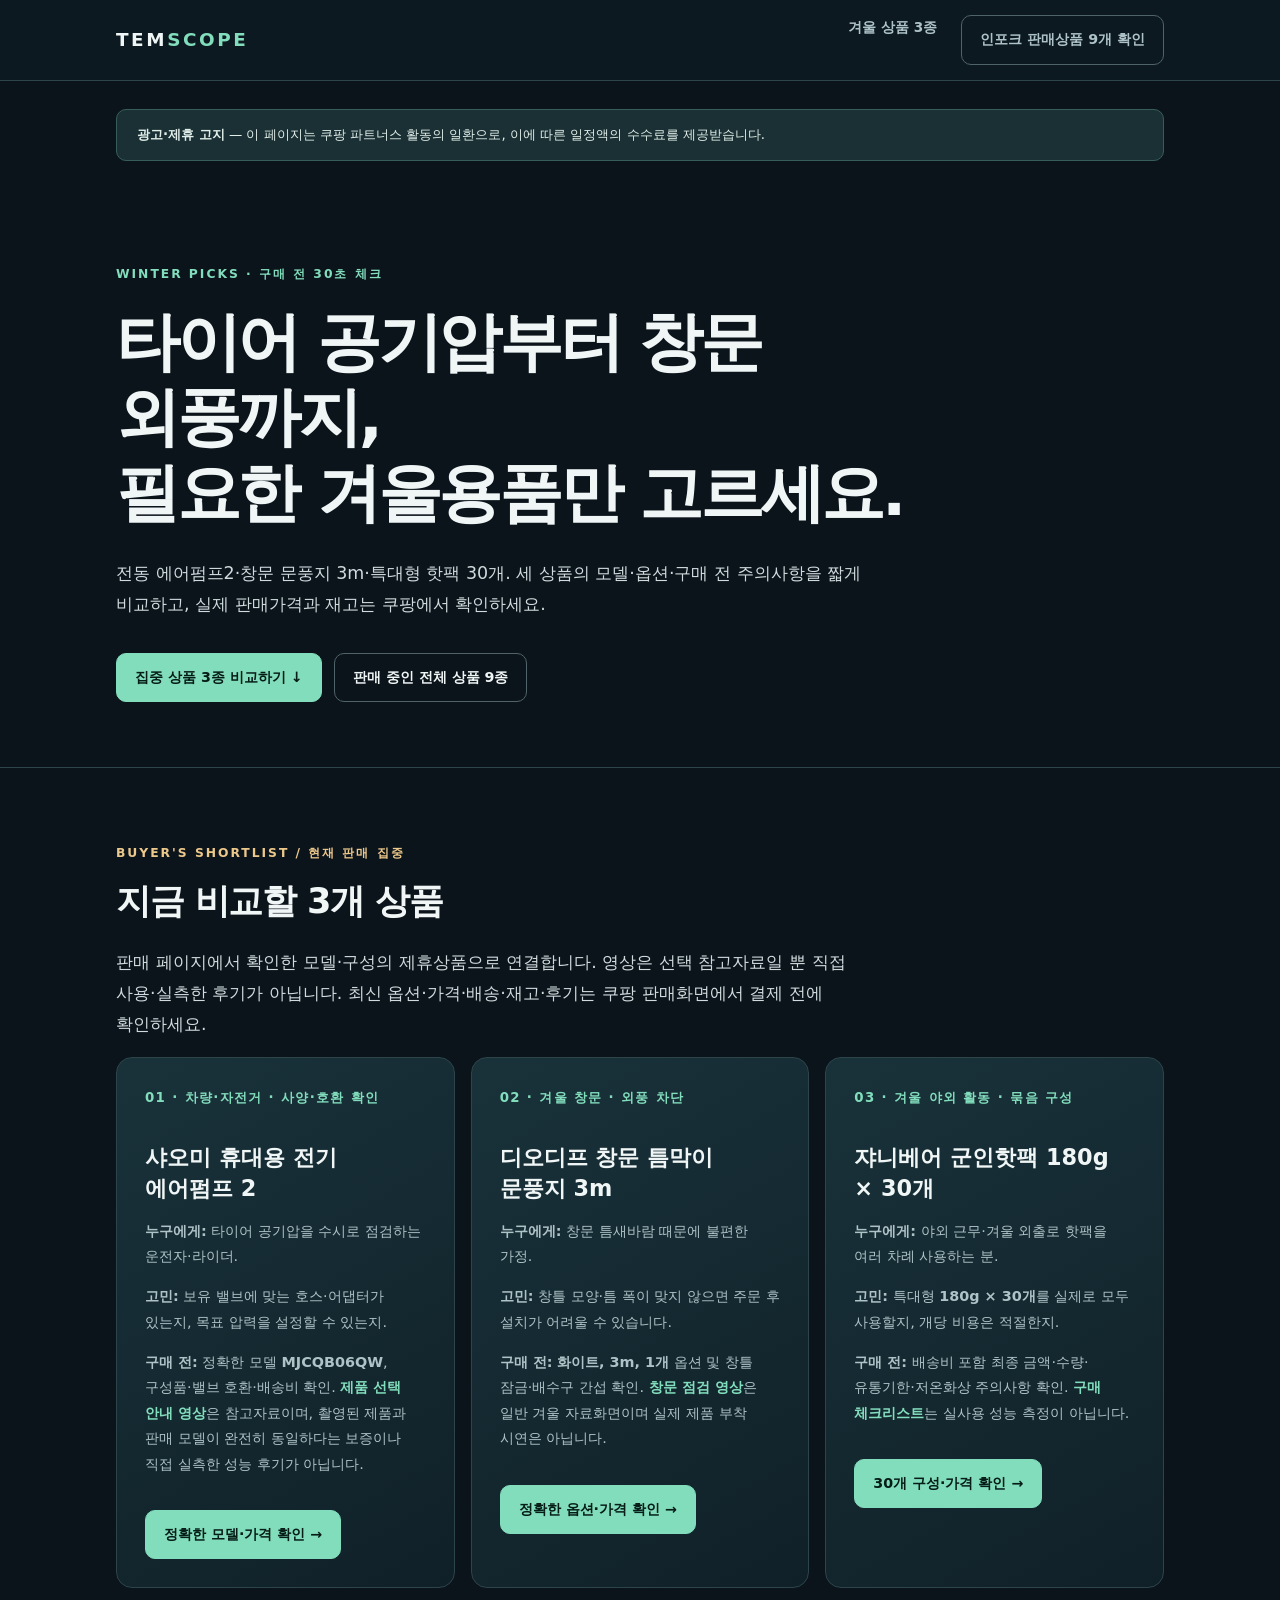
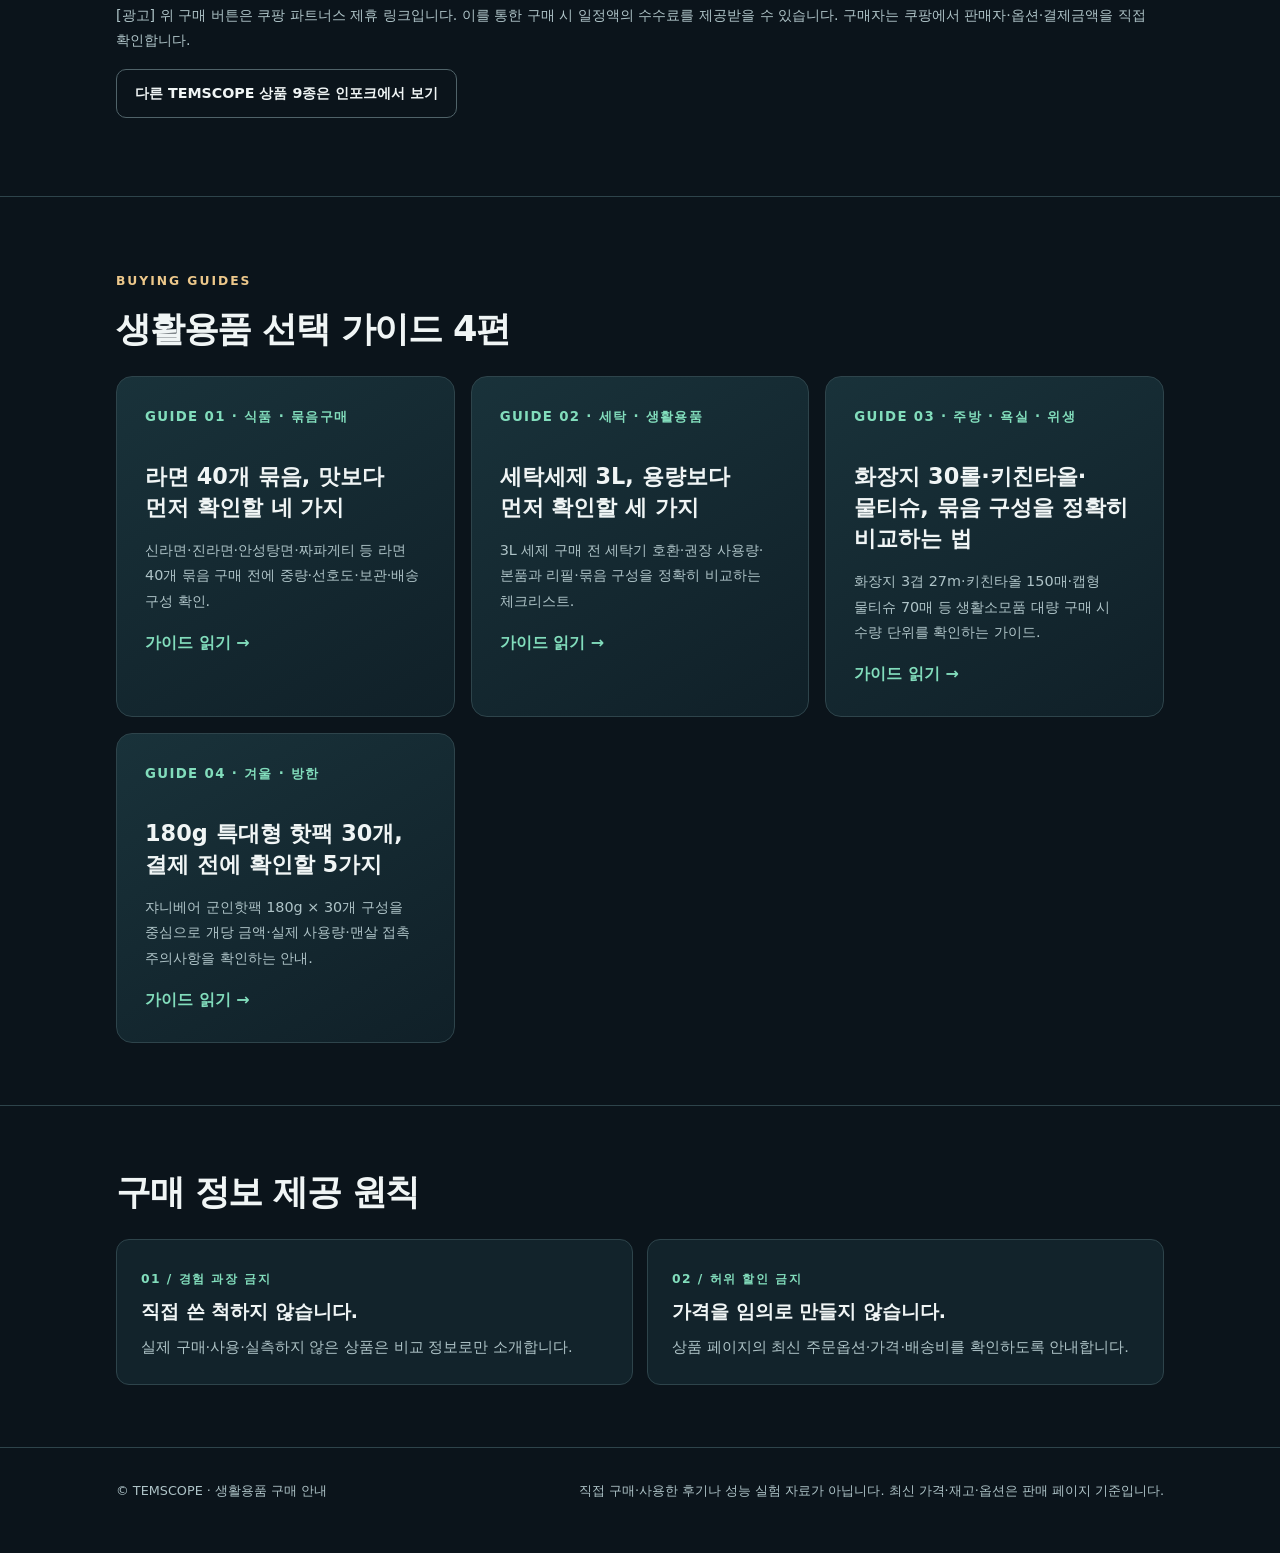
<file: index.html>
<!doctype html><html lang="ko"><head><meta charset="utf-8"><meta name="viewport" content="width=device-width, initial-scale=1"><meta name="theme-color" content="#0b141b"><meta name="robots" content="index,follow"><title>생활용품 구매 전 확인하는 실용 가이드 | TEMSCOPE</title><meta name="description" content="샤오미 전동 에어펌프2·디오디프 창문 문풍지 3m·쟈니베어 특대형 핫팩 180g 30개. 겨울 필수품 3종의 옵션·호환·가격을 구매 전 확인하세요. 쿠팡 파트너스 제휴 안내입니다."><link rel="stylesheet" href="styles.css"></head><body><a class="skip" href="#content">본문 바로가기</a><header class="top"><div class="wrap head"><a class="logo" href="index.html">TEM<em>SCOPE</em></a><nav><a href="#focus-buy">겨울 상품 3종</a><a class="btn" href="https://link.inpock.co.kr/temscope" rel="nofollow sponsored noopener" target="_blank">인포크 판매상품 9개 확인</a></nav></div></header><main id="content"><div class="wrap"><p class="legal"><strong>광고·제휴 고지</strong> — 이 페이지는 쿠팡 파트너스 활동의 일환으로, 이에 따른 일정액의 수수료를 제공받습니다.</p><section class="hero"><p class="label">WINTER PICKS · 구매 전 30초 체크</p><h1>타이어 공기압부터 창문 외풍까지,<br>필요한 겨울용품만 고르세요.</h1><p class="intro">전동 에어펌프2·창문 문풍지 3m·특대형 핫팩 30개. 세 상품의 모델·옵션·구매 전 주의사항을 짧게 비교하고, 실제 판매가격과 재고는 쿠팡에서 확인하세요.</p><div class="actions"><a class="btn primary" href="#focus-buy">집중 상품 3종 비교하기 ↓</a><a class="btn" href="https://link.inpock.co.kr/temscope" rel="nofollow sponsored noopener" target="_blank">판매 중인 전체 상품 9종</a></div></section></div><section class="block" id="focus-buy"><div class="wrap"><p class="label sep">BUYER'S SHORTLIST / 현재 판매 집중</p><h2>지금 비교할 3개 상품</h2><p class="intro">판매 페이지에서 확인한 모델·구성의 제휴상품으로 연결합니다. 영상은 선택 참고자료일 뿐 직접 사용·실측한 후기가 아닙니다. 최신 옵션·가격·배송·재고·후기는 쿠팡 판매화면에서 결제 전에 확인하세요.</p><div class="cards"><article class="tile"><small>01 · 차량·자전거 · 사양·호환 확인</small><h3>샤오미 휴대용 전기 에어펌프 2</h3><p><strong>누구에게:</strong> 타이어 공기압을 수시로 점검하는 운전자·라이더.</p><p><strong>고민:</strong> 보유 밸브에 맞는 호스·어댑터가 있는지, 목표 압력을 설정할 수 있는지.</p><p><strong>구매 전:</strong> 정확한 모델 <b>MJCQB06QW</b>, 구성품·밸브 호환·배송비 확인. <a href="https://www.youtube.com/shorts/FG68WcLOpgM" target="_blank" rel="noopener">제품 선택 안내 영상</a>은 참고자료이며, 촬영된 제품과 판매 모델이 완전히 동일하다는 보증이나 직접 실측한 성능 후기가 아닙니다.</p><div class="actions"><a class="btn primary" href="https://link.coupang.com/a/iotw8U98cC" target="_blank" rel="sponsored nofollow noopener noreferrer">정확한 모델·가격 확인 →</a></div></article><article class="tile"><small>02 · 겨울 창문 · 외풍 차단</small><h3>디오디프 창문 틈막이 문풍지 3m</h3><p><strong>누구에게:</strong> 창문 틈새바람 때문에 불편한 가정.</p><p><strong>고민:</strong> 창틀 모양·틈 폭이 맞지 않으면 주문 후 설치가 어려울 수 있습니다.</p><p><strong>구매 전:</strong> <b>화이트, 3m, 1개</b> 옵션 및 창틀 잠금·배수구 간섭 확인. <a href="https://www.youtube.com/shorts/RRCDVjAY5kU" target="_blank" rel="noopener">창문 점검 영상</a>은 일반 겨울 자료화면이며 실제 제품 부착 시연은 아닙니다.</p><div class="actions"><a class="btn primary" href="https://link.coupang.com/a/irYObz76Rw" target="_blank" rel="sponsored nofollow noopener noreferrer">정확한 옵션·가격 확인 →</a></div></article><article class="tile"><small>03 · 겨울 야외 활동 · 묶음 구성</small><h3>쟈니베어 군인핫팩 180g × 30개</h3><p><strong>누구에게:</strong> 야외 근무·겨울 외출로 핫팩을 여러 차례 사용하는 분.</p><p><strong>고민:</strong> 특대형 <b>180g × 30개</b>를 실제로 모두 사용할지, 개당 비용은 적절한지.</p><p><strong>구매 전:</strong> 배송비 포함 최종 금액·수량·유통기한·저온화상 주의사항 확인. <a href="handwarmer-180g-30-guide.html">구매 체크리스트</a>는 실사용 성능 측정이 아닙니다.</p><div class="actions"><a class="btn primary" href="https://link.coupang.com/a/itvIbMwRhs" target="_blank" rel="sponsored nofollow noopener noreferrer">30개 구성·가격 확인 →</a></div></article></div><p class="info">[광고] 위 구매 버튼은 쿠팡 파트너스 제휴 링크입니다. 이를 통한 구매 시 일정액의 수수료를 제공받을 수 있습니다. 구매자는 쿠팡에서 판매자·옵션·결제금액을 직접 확인합니다.</p><p><a class="btn" href="https://link.inpock.co.kr/temscope" target="_blank" rel="sponsored nofollow noopener noreferrer">다른 TEMSCOPE 상품 9종은 인포크에서 보기</a></p></div></section><section class="block" id="guides"><div class="wrap"><p class="label sep">BUYING GUIDES</p><h2>생활용품 선택 가이드 4편</h2><div class="cards"><article class="tile"><small>GUIDE 01 · 식품 · 묶음구매</small><h3>라면 40개 묶음, 맛보다 먼저 확인할 네 가지</h3><p>신라면·진라면·안성탕면·짜파게티 등 라면 40개 묶음 구매 전에 중량·선호도·보관·배송 구성 확인.</p><a href="ramen-40-guide.html">가이드 읽기 →</a></article><article class="tile"><small>GUIDE 02 · 세탁 · 생활용품</small><h3>세탁세제 3L, 용량보다 먼저 확인할 세 가지</h3><p>3L 세제 구매 전 세탁기 호환·권장 사용량·본품과 리필·묶음 구성을 정확히 비교하는 체크리스트.</p><a href="detergent-3l-guide.html">가이드 읽기 →</a></article><article class="tile"><small>GUIDE 03 · 주방 · 욕실 · 위생</small><h3>화장지 30롤·키친타올·물티슈, 묶음 구성을 정확히 비교하는 법</h3><p>화장지 3겹 27m·키친타올 150매·캡형 물티슈 70매 등 생활소모품 대량 구매 시 수량 단위를 확인하는 가이드.</p><a href="tissue-bundle-guide.html">가이드 읽기 →</a></article><article class="tile"><small>GUIDE 04 · 겨울 · 방한</small><h3>180g 특대형 핫팩 30개, 결제 전에 확인할 5가지</h3><p>쟈니베어 군인핫팩 180g × 30개 구성을 중심으로 개당 금액·실제 사용량·맨살 접촉 주의사항을 확인하는 안내.</p><a href="handwarmer-180g-30-guide.html">가이드 읽기 →</a></article></div></div></section><section class="block"><div class="wrap"><h2>구매 정보 제공 원칙</h2><div class="grid"><div class="check"><b>01 / 경험 과장 금지</b><h3>직접 쓴 척하지 않습니다.</h3><p>실제 구매·사용·실측하지 않은 상품은 비교 정보로만 소개합니다.</p></div><div class="check"><b>02 / 허위 할인 금지</b><h3>가격을 임의로 만들지 않습니다.</h3><p>상품 페이지의 최신 주문옵션·가격·배송비를 확인하도록 안내합니다.</p></div></div></div></section></main><footer class="foot"><div class="wrap footrow"><span>© TEMSCOPE · 생활용품 구매 안내</span><span>직접 구매·사용한 후기나 성능 실험 자료가 아닙니다. 최신 가격·재고·옵션은 판매 페이지 기준입니다.</span></div></footer></body></html>
</file>
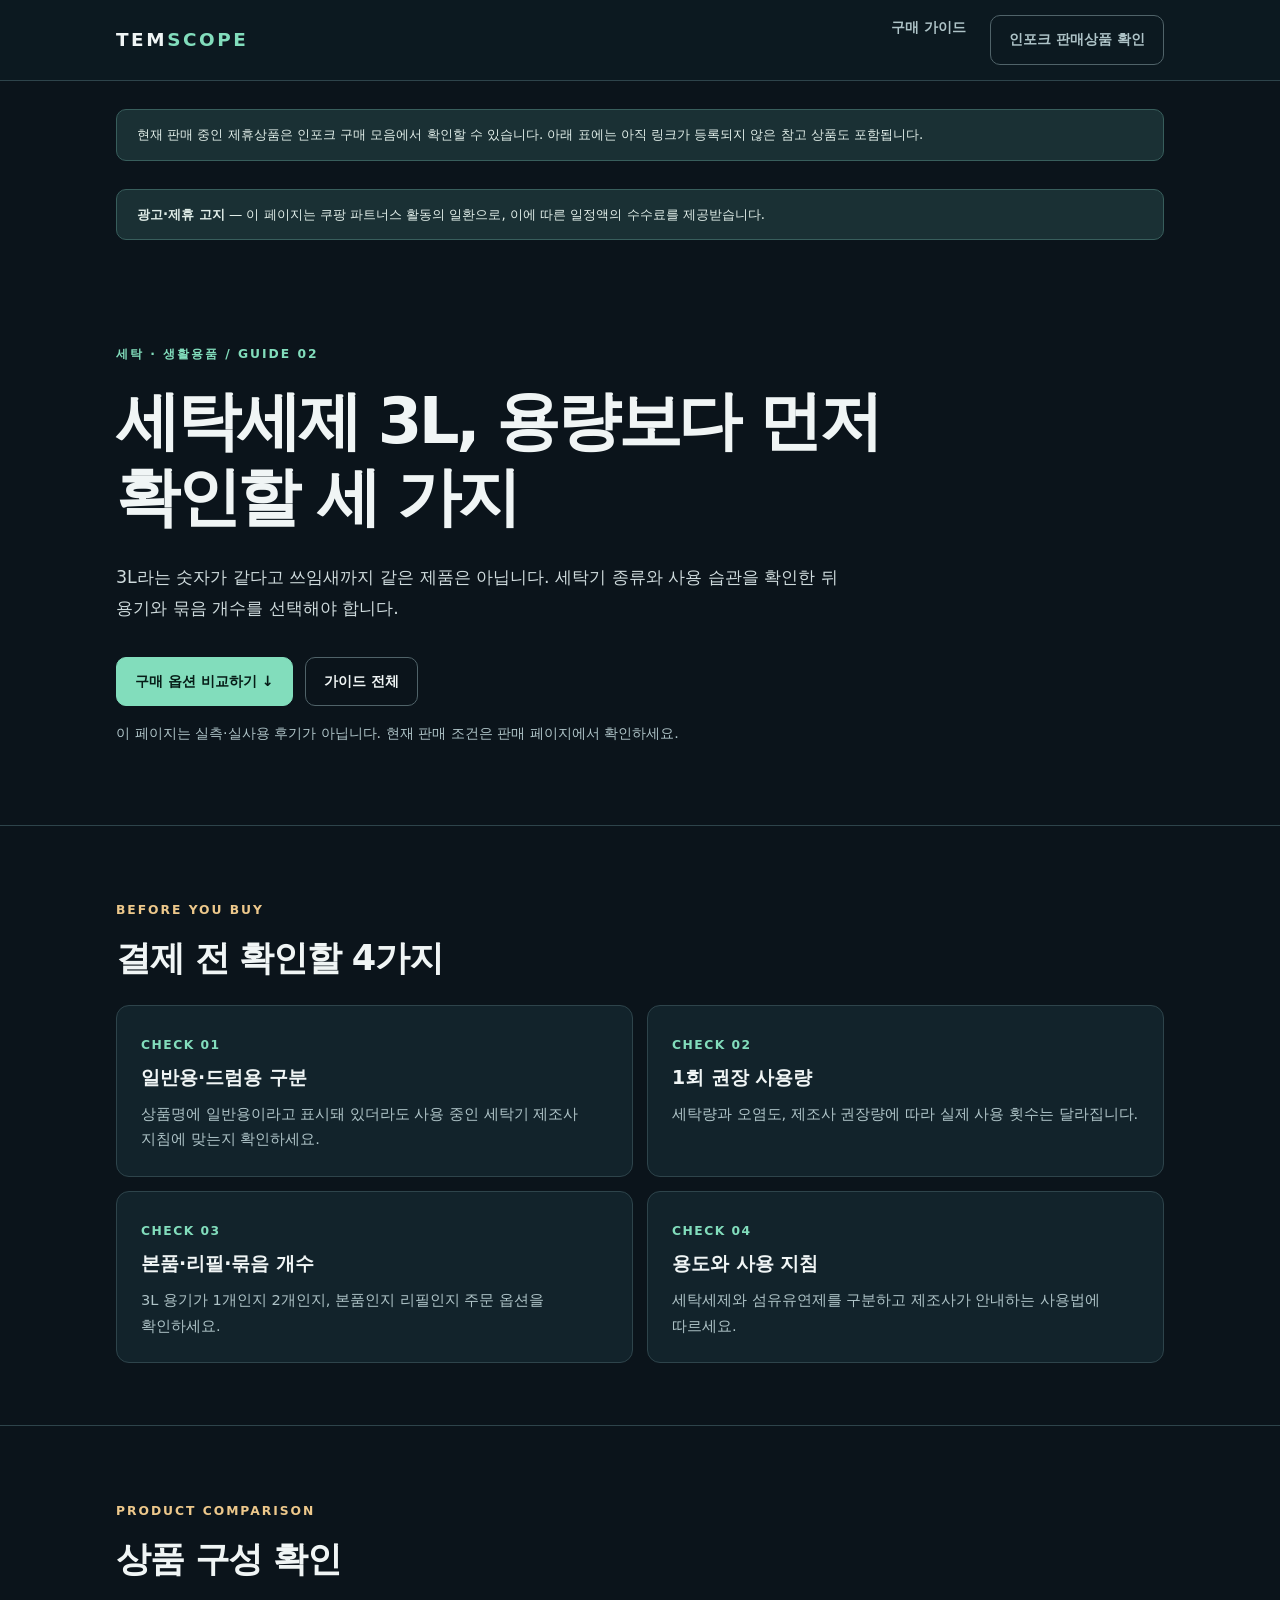
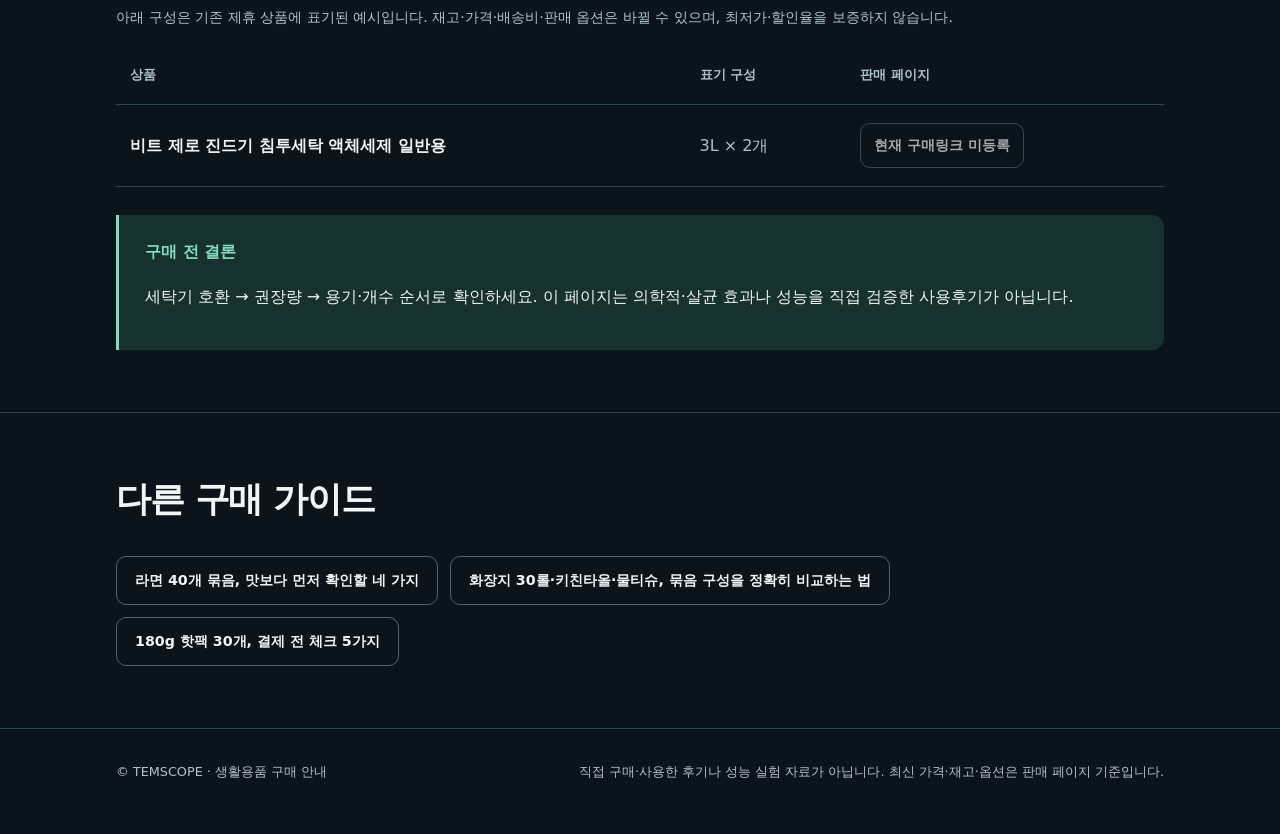
<file: detergent-3l-guide.html>
<!doctype html><html lang="ko"><head><meta charset="utf-8"><meta name="viewport" content="width=device-width, initial-scale=1"><meta name="theme-color" content="#0b141b"><meta name="robots" content="index,follow"><title>세탁세제 3L, 용량보다 먼저 확인할 세 가지 | TEMSCOPE</title><meta name="description" content="3L 세제 구매 전 세탁기 호환·권장 사용량·본품과 리필·묶음 구성을 정확히 비교하는 체크리스트."><link rel="stylesheet" href="styles.css"></head><body><a class="skip" href="#content">본문 바로가기</a><header class="top"><div class="wrap head"><a class="logo" href="index.html">TEM<em>SCOPE</em></a><nav><a href="index.html">구매 가이드</a><a class="btn" href="https://link.inpock.co.kr/temscope" rel="nofollow sponsored noopener" target="_blank">인포크 판매상품 확인</a></nav></div></header><main id="content"><div class="wrap"><p class="legal">현재 판매 중인 제휴상품은 인포크 구매 모음에서 확인할 수 있습니다. 아래 표에는 아직 링크가 등록되지 않은 참고 상품도 포함됩니다.</p></div><div class="wrap"><p class="legal"><strong>광고·제휴 고지</strong> — 이 페이지는 쿠팡 파트너스 활동의 일환으로, 이에 따른 일정액의 수수료를 제공받습니다.</p><section class="hero"><p class="label">세탁 · 생활용품 / GUIDE 02</p><h1>세탁세제 3L, 용량보다 먼저 확인할 세 가지</h1><p class="intro">3L라는 숫자가 같다고 쓰임새까지 같은 제품은 아닙니다. 세탁기 종류와 사용 습관을 확인한 뒤 용기와 묶음 개수를 선택해야 합니다.</p><div class="actions"><a class="btn primary" href="#products">구매 옵션 비교하기 ↓</a><a class="btn" href="index.html">가이드 전체</a></div><p class="info">이 페이지는 실측·실사용 후기가 아닙니다. 현재 판매 조건은 판매 페이지에서 확인하세요.</p></section></div><section class="block"><div class="wrap"><p class="label sep">BEFORE YOU BUY</p><h2>결제 전 확인할 4가지</h2><div class="grid"><div class="check"><b>CHECK 01</b><h3>일반용·드럼용 구분</h3><p>상품명에 일반용이라고 표시돼 있더라도 사용 중인 세탁기 제조사 지침에 맞는지 확인하세요.</p></div><div class="check"><b>CHECK 02</b><h3>1회 권장 사용량</h3><p>세탁량과 오염도, 제조사 권장량에 따라 실제 사용 횟수는 달라집니다.</p></div><div class="check"><b>CHECK 03</b><h3>본품·리필·묶음 개수</h3><p>3L 용기가 1개인지 2개인지, 본품인지 리필인지 주문 옵션을 확인하세요.</p></div><div class="check"><b>CHECK 04</b><h3>용도와 사용 지침</h3><p>세탁세제와 섬유유연제를 구분하고 제조사가 안내하는 사용법에 따르세요.</p></div></div></div></section><section class="block" id="products"><div class="wrap"><p class="label sep">PRODUCT COMPARISON</p><h2>상품 구성 확인</h2><p class="info">아래 구성은 기존 제휴 상품에 표기된 예시입니다. 재고·가격·배송비·판매 옵션은 바뀔 수 있으며, 최저가·할인율을 보증하지 않습니다.</p><table><thead><tr><th>상품</th><th>표기 구성</th><th>판매 페이지</th></tr></thead><tbody><tr><td>비트 제로 진드기 침투세탁 액체세제 일반용</td><td>3L × 2개</td><td><span class="btn disabled" aria-label="현재 이 옵션의 개별 구매 링크는 등록되지 않았습니다.">현재 구매링크 미등록</span></td></tr></tbody></table><div class="note"><strong>구매 전 결론</strong><p>세탁기 호환 → 권장량 → 용기·개수 순서로 확인하세요. 이 페이지는 의학적·살균 효과나 성능을 직접 검증한 사용후기가 아닙니다.</p></div></div></section><section class="block"><div class="wrap"><h2>다른 구매 가이드</h2><div class="actions"><a class="btn" href="ramen-40-guide.html">라면 40개 묶음, 맛보다 먼저 확인할 네 가지</a><a class="btn" href="tissue-bundle-guide.html">화장지 30롤·키친타올·물티슈, 묶음 구성을 정확히 비교하는 법</a><a class="btn" href="handwarmer-180g-30-guide.html">180g 핫팩 30개, 결제 전 체크 5가지</a></div></div></section></main><footer class="foot"><div class="wrap footrow"><span>© TEMSCOPE · 생활용품 구매 안내</span><span>직접 구매·사용한 후기나 성능 실험 자료가 아닙니다. 최신 가격·재고·옵션은 판매 페이지 기준입니다.</span></div></footer></body></html>
</file>
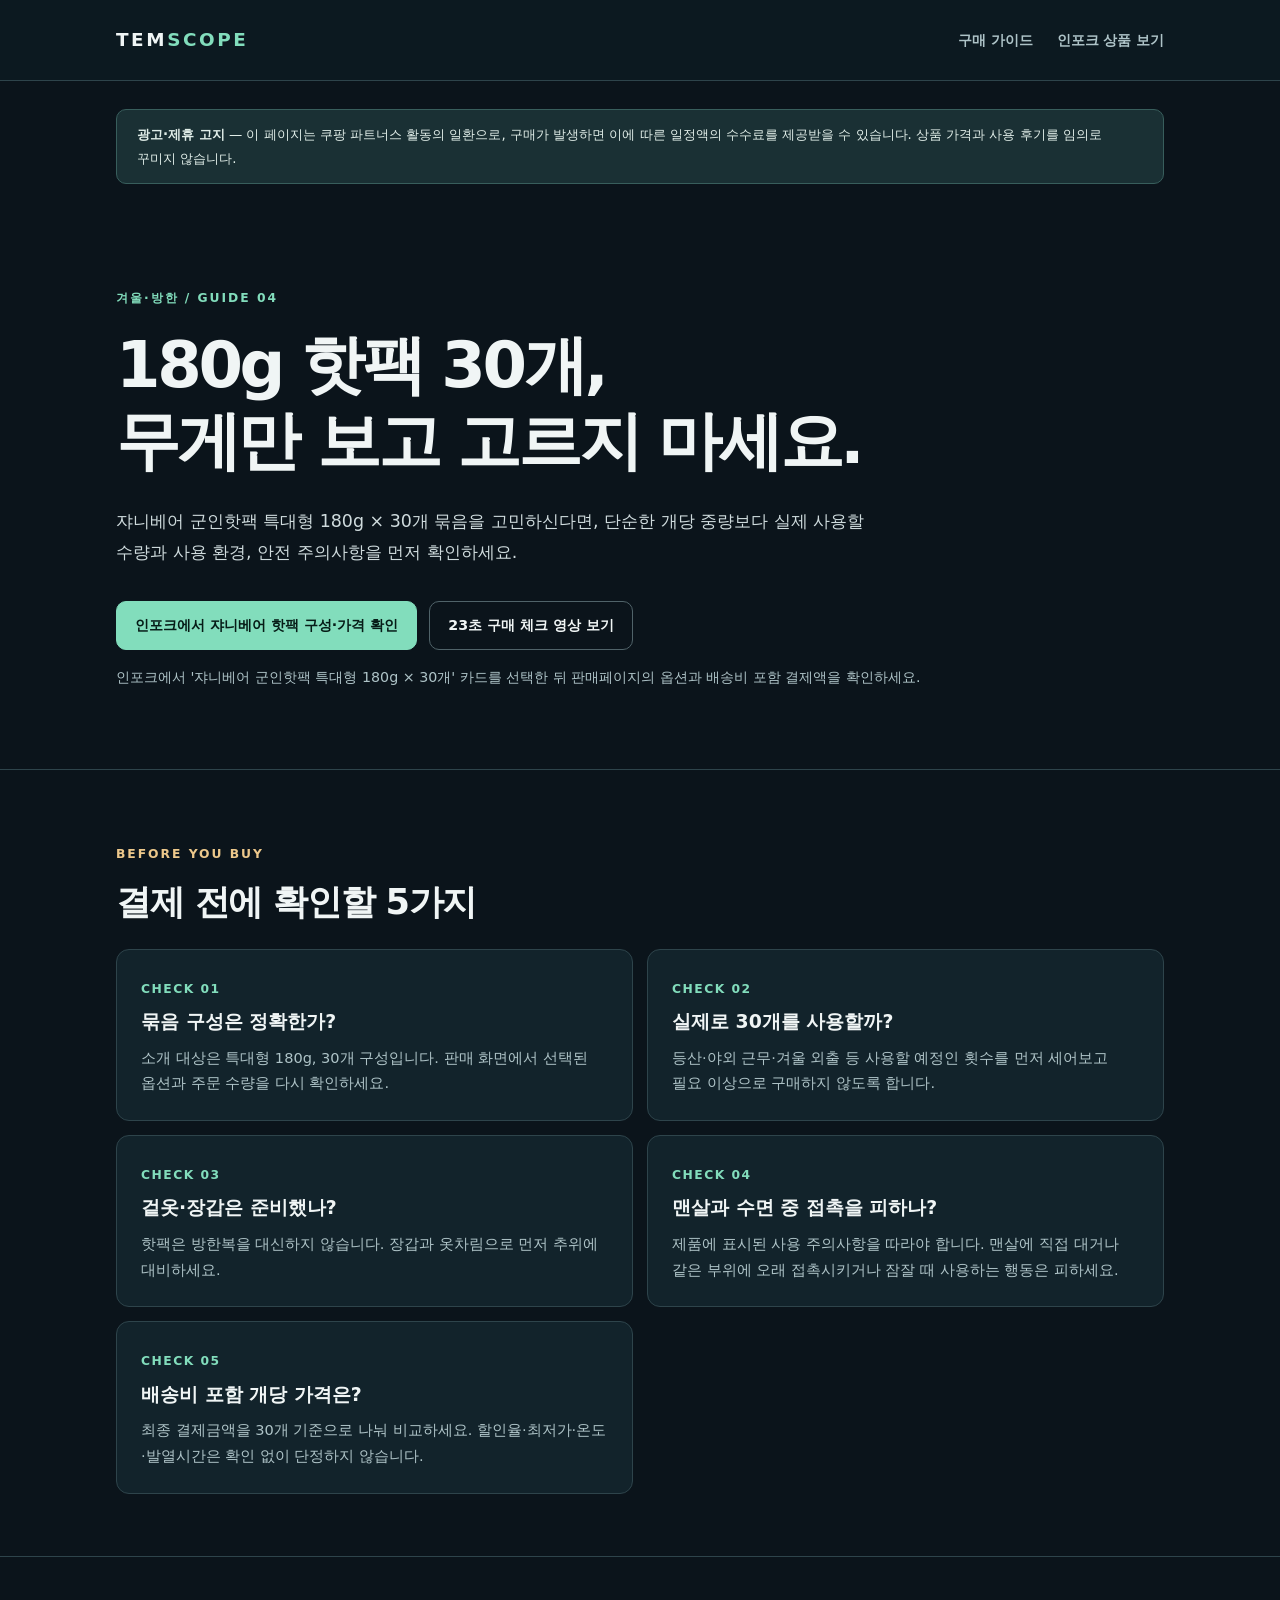
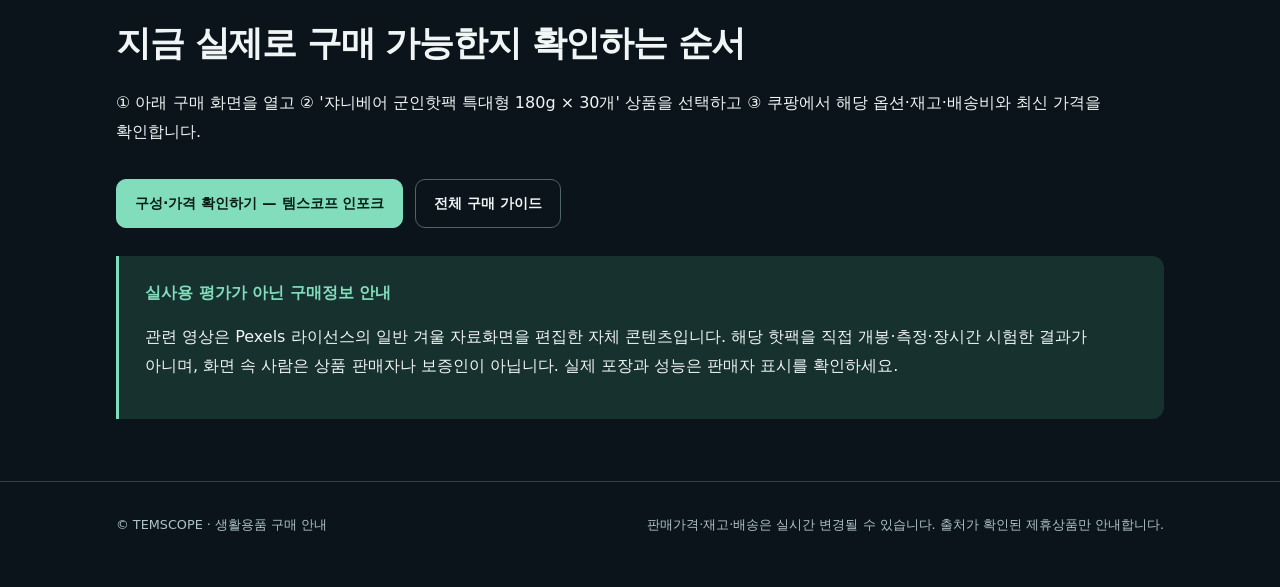
<file: handwarmer-180g-30-guide.html>
<!doctype html>
<html lang="ko">
<head>
<meta charset="utf-8">
<meta name="viewport" content="width=device-width, initial-scale=1">
<meta name="theme-color" content="#0b141b">
<meta name="robots" content="index,follow">
<link rel="canonical" href="https://temscope-buying-guides.onrender.com/handwarmer-180g-30-guide.html">
<title>180g 핫팩 30개 구매 전 확인할 5가지 | TEMSCOPE</title>
<meta name="description" content="쟈니베어 군인핫팩 특대형 180g 30개 구성과 개당 가격, 사용 환경, 저온화상 주의사항, 배송 조건을 확인하는 템스코프 구매 가이드입니다.">
<link rel="stylesheet" href="styles.css">
</head>
<body>
<a class="skip" href="#content">본문 바로가기</a>
<header class="top"><div class="wrap head"><a class="logo" href="index.html">TEM<em>SCOPE</em></a><nav><a href="index.html">구매 가이드</a><a href="https://link.inpock.co.kr/temscope" rel="nofollow sponsored">인포크 상품 보기</a></nav></div></header>
<main id="content">
<div class="wrap">
<p class="legal"><strong>광고·제휴 고지</strong> — 이 페이지는 쿠팡 파트너스 활동의 일환으로, 구매가 발생하면 이에 따른 일정액의 수수료를 제공받을 수 있습니다. 상품 가격과 사용 후기를 임의로 꾸미지 않습니다.</p>
<section class="hero">
<p class="label">겨울·방한 / GUIDE 04</p>
<h1>180g 핫팩 30개,<br>무게만 보고 고르지 마세요.</h1>
<p class="intro">쟈니베어 군인핫팩 특대형 180g × 30개 묶음을 고민하신다면, 단순한 개당 중량보다 실제 사용할 수량과 사용 환경, 안전 주의사항을 먼저 확인하세요.</p>
<div class="actions">
<a class="btn primary" href="https://link.inpock.co.kr/temscope" rel="nofollow sponsored noopener" target="_blank">인포크에서 쟈니베어 핫팩 구성·가격 확인</a>
<a class="btn" href="https://www.youtube.com/shorts/NYvmj2rfz3Q" rel="noopener" target="_blank">23초 구매 체크 영상 보기</a>
</div>
<p class="info">인포크에서 '쟈니베어 군인핫팩 특대형 180g × 30개' 카드를 선택한 뒤 판매페이지의 옵션과 배송비 포함 결제액을 확인하세요.</p>
</section>
</div>
<section class="block"><div class="wrap">
<p class="label sep">BEFORE YOU BUY</p><h2>결제 전에 확인할 5가지</h2>
<div class="grid">
<div class="check"><b>CHECK 01</b><h3>묶음 구성은 정확한가?</h3><p>소개 대상은 특대형 180g, 30개 구성입니다. 판매 화면에서 선택된 옵션과 주문 수량을 다시 확인하세요.</p></div>
<div class="check"><b>CHECK 02</b><h3>실제로 30개를 사용할까?</h3><p>등산·야외 근무·겨울 외출 등 사용할 예정인 횟수를 먼저 세어보고 필요 이상으로 구매하지 않도록 합니다.</p></div>
<div class="check"><b>CHECK 03</b><h3>겉옷·장갑은 준비했나?</h3><p>핫팩은 방한복을 대신하지 않습니다. 장갑과 옷차림으로 먼저 추위에 대비하세요.</p></div>
<div class="check"><b>CHECK 04</b><h3>맨살과 수면 중 접촉을 피하나?</h3><p>제품에 표시된 사용 주의사항을 따라야 합니다. 맨살에 직접 대거나 같은 부위에 오래 접촉시키거나 잠잘 때 사용하는 행동은 피하세요.</p></div>
<div class="check"><b>CHECK 05</b><h3>배송비 포함 개당 가격은?</h3><p>최종 결제금액을 30개 기준으로 나눠 비교하세요. 할인율·최저가·온도·발열시간은 확인 없이 단정하지 않습니다.</p></div>
</div></div></section>
<section class="block"><div class="wrap">
<h2>지금 실제로 구매 가능한지 확인하는 순서</h2>
<p>① 아래 구매 화면을 열고 ② '쟈니베어 군인핫팩 특대형 180g × 30개' 상품을 선택하고 ③ 쿠팡에서 해당 옵션·재고·배송비와 최신 가격을 확인합니다.</p>
<div class="actions"><a class="btn primary" href="https://link.inpock.co.kr/temscope" rel="nofollow sponsored noopener" target="_blank">구성·가격 확인하기 — 템스코프 인포크</a><a class="btn" href="index.html">전체 구매 가이드</a></div>
<div class="note"><strong>실사용 평가가 아닌 구매정보 안내</strong><p>관련 영상은 Pexels 라이선스의 일반 겨울 자료화면을 편집한 자체 콘텐츠입니다. 해당 핫팩을 직접 개봉·측정·장시간 시험한 결과가 아니며, 화면 속 사람은 상품 판매자나 보증인이 아닙니다. 실제 포장과 성능은 판매자 표시를 확인하세요.</p></div>
</div></section>
</main>
<footer class="foot"><div class="wrap footrow"><span>© TEMSCOPE · 생활용품 구매 안내</span><span>판매가격·재고·배송은 실시간 변경될 수 있습니다. 출처가 확인된 제휴상품만 안내합니다.</span></div></footer>
</body></html>
</file>
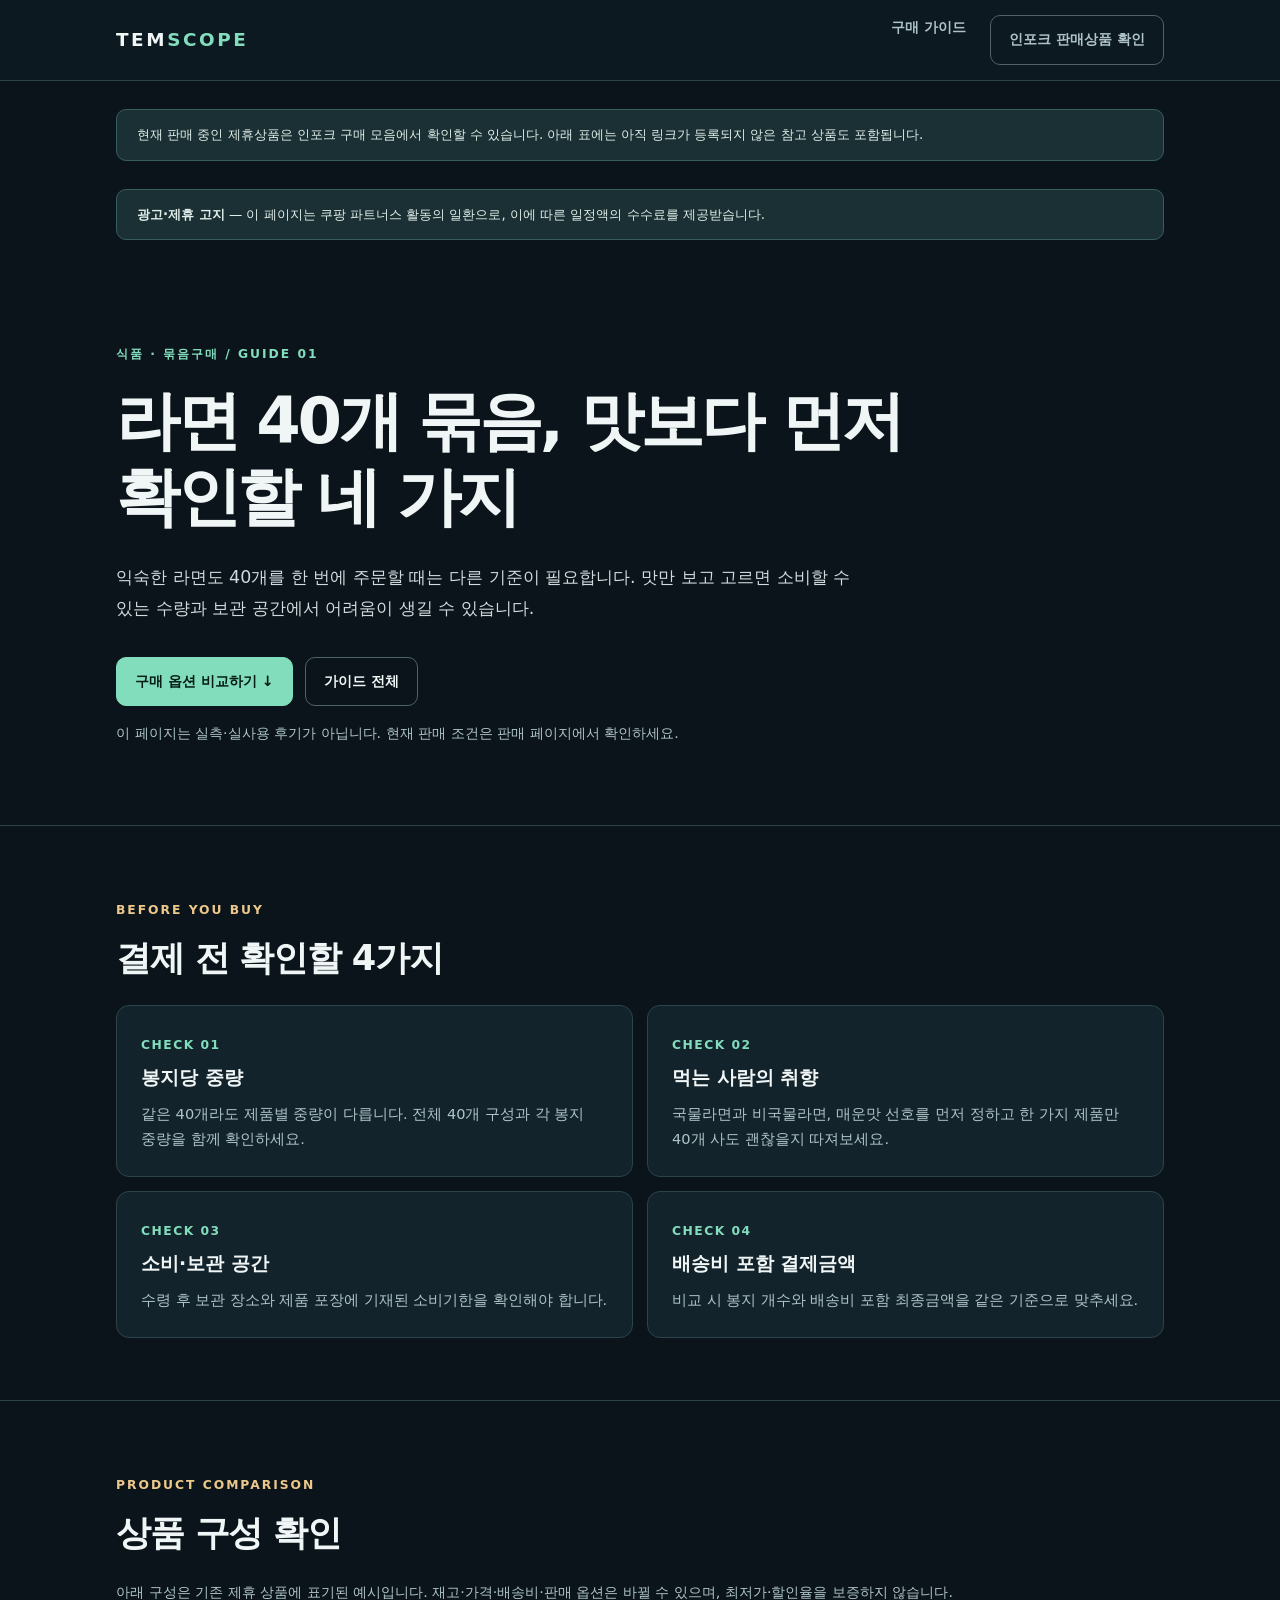
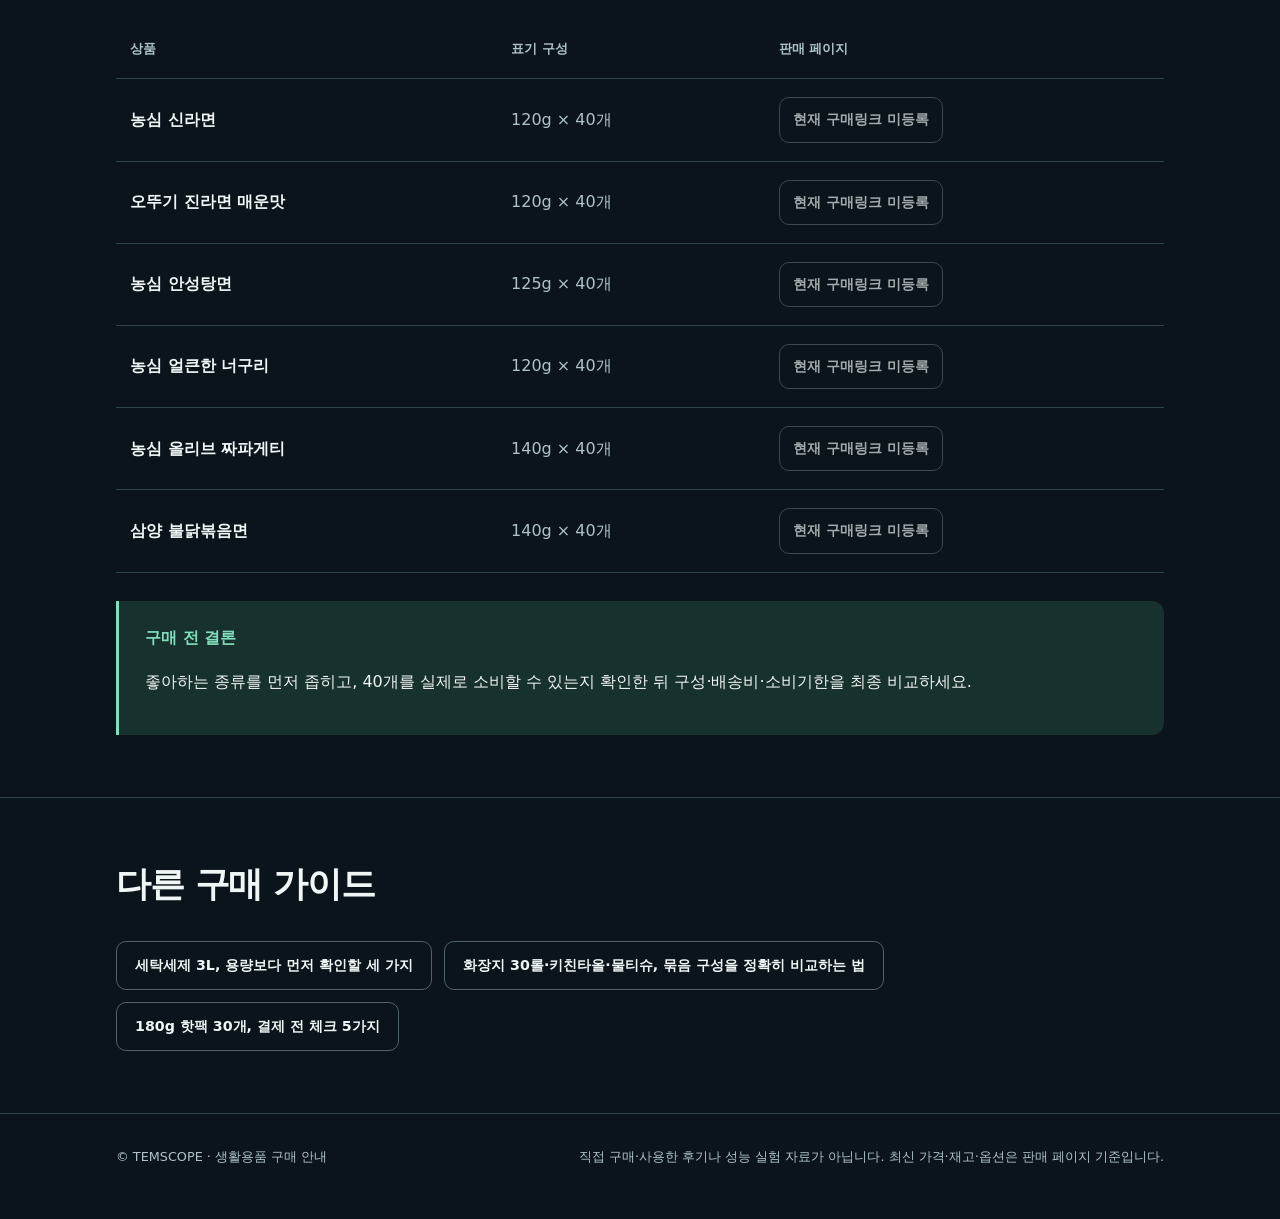
<file: ramen-40-guide.html>
<!doctype html><html lang="ko"><head><meta charset="utf-8"><meta name="viewport" content="width=device-width, initial-scale=1"><meta name="theme-color" content="#0b141b"><meta name="robots" content="index,follow"><title>라면 40개 묶음, 맛보다 먼저 확인할 네 가지 | TEMSCOPE</title><meta name="description" content="신라면·진라면·안성탕면·짜파게티 등 라면 40개 묶음 구매 전에 중량·선호도·보관·배송 구성 확인."><link rel="stylesheet" href="styles.css"></head><body><a class="skip" href="#content">본문 바로가기</a><header class="top"><div class="wrap head"><a class="logo" href="index.html">TEM<em>SCOPE</em></a><nav><a href="index.html">구매 가이드</a><a class="btn" href="https://link.inpock.co.kr/temscope" rel="nofollow sponsored noopener" target="_blank">인포크 판매상품 확인</a></nav></div></header><main id="content"><div class="wrap"><p class="legal">현재 판매 중인 제휴상품은 인포크 구매 모음에서 확인할 수 있습니다. 아래 표에는 아직 링크가 등록되지 않은 참고 상품도 포함됩니다.</p></div><div class="wrap"><p class="legal"><strong>광고·제휴 고지</strong> — 이 페이지는 쿠팡 파트너스 활동의 일환으로, 이에 따른 일정액의 수수료를 제공받습니다.</p><section class="hero"><p class="label">식품 · 묶음구매 / GUIDE 01</p><h1>라면 40개 묶음, 맛보다 먼저 확인할 네 가지</h1><p class="intro">익숙한 라면도 40개를 한 번에 주문할 때는 다른 기준이 필요합니다. 맛만 보고 고르면 소비할 수 있는 수량과 보관 공간에서 어려움이 생길 수 있습니다.</p><div class="actions"><a class="btn primary" href="#products">구매 옵션 비교하기 ↓</a><a class="btn" href="index.html">가이드 전체</a></div><p class="info">이 페이지는 실측·실사용 후기가 아닙니다. 현재 판매 조건은 판매 페이지에서 확인하세요.</p></section></div><section class="block"><div class="wrap"><p class="label sep">BEFORE YOU BUY</p><h2>결제 전 확인할 4가지</h2><div class="grid"><div class="check"><b>CHECK 01</b><h3>봉지당 중량</h3><p>같은 40개라도 제품별 중량이 다릅니다. 전체 40개 구성과 각 봉지 중량을 함께 확인하세요.</p></div><div class="check"><b>CHECK 02</b><h3>먹는 사람의 취향</h3><p>국물라면과 비국물라면, 매운맛 선호를 먼저 정하고 한 가지 제품만 40개 사도 괜찮을지 따져보세요.</p></div><div class="check"><b>CHECK 03</b><h3>소비·보관 공간</h3><p>수령 후 보관 장소와 제품 포장에 기재된 소비기한을 확인해야 합니다.</p></div><div class="check"><b>CHECK 04</b><h3>배송비 포함 결제금액</h3><p>비교 시 봉지 개수와 배송비 포함 최종금액을 같은 기준으로 맞추세요.</p></div></div></div></section><section class="block" id="products"><div class="wrap"><p class="label sep">PRODUCT COMPARISON</p><h2>상품 구성 확인</h2><p class="info">아래 구성은 기존 제휴 상품에 표기된 예시입니다. 재고·가격·배송비·판매 옵션은 바뀔 수 있으며, 최저가·할인율을 보증하지 않습니다.</p><table><thead><tr><th>상품</th><th>표기 구성</th><th>판매 페이지</th></tr></thead><tbody><tr><td>농심 신라면</td><td>120g × 40개</td><td><span class="btn disabled" aria-label="현재 이 옵션의 개별 구매 링크는 등록되지 않았습니다.">현재 구매링크 미등록</span></td></tr><tr><td>오뚜기 진라면 매운맛</td><td>120g × 40개</td><td><span class="btn disabled" aria-label="현재 이 옵션의 개별 구매 링크는 등록되지 않았습니다.">현재 구매링크 미등록</span></td></tr><tr><td>농심 안성탕면</td><td>125g × 40개</td><td><span class="btn disabled" aria-label="현재 이 옵션의 개별 구매 링크는 등록되지 않았습니다.">현재 구매링크 미등록</span></td></tr><tr><td>농심 얼큰한 너구리</td><td>120g × 40개</td><td><span class="btn disabled" aria-label="현재 이 옵션의 개별 구매 링크는 등록되지 않았습니다.">현재 구매링크 미등록</span></td></tr><tr><td>농심 올리브 짜파게티</td><td>140g × 40개</td><td><span class="btn disabled" aria-label="현재 이 옵션의 개별 구매 링크는 등록되지 않았습니다.">현재 구매링크 미등록</span></td></tr><tr><td>삼양 불닭볶음면</td><td>140g × 40개</td><td><span class="btn disabled" aria-label="현재 이 옵션의 개별 구매 링크는 등록되지 않았습니다.">현재 구매링크 미등록</span></td></tr></tbody></table><div class="note"><strong>구매 전 결론</strong><p>좋아하는 종류를 먼저 좁히고, 40개를 실제로 소비할 수 있는지 확인한 뒤 구성·배송비·소비기한을 최종 비교하세요.</p></div></div></section><section class="block"><div class="wrap"><h2>다른 구매 가이드</h2><div class="actions"><a class="btn" href="detergent-3l-guide.html">세탁세제 3L, 용량보다 먼저 확인할 세 가지</a><a class="btn" href="tissue-bundle-guide.html">화장지 30롤·키친타올·물티슈, 묶음 구성을 정확히 비교하는 법</a><a class="btn" href="handwarmer-180g-30-guide.html">180g 핫팩 30개, 결제 전 체크 5가지</a></div></div></section></main><footer class="foot"><div class="wrap footrow"><span>© TEMSCOPE · 생활용품 구매 안내</span><span>직접 구매·사용한 후기나 성능 실험 자료가 아닙니다. 최신 가격·재고·옵션은 판매 페이지 기준입니다.</span></div></footer></body></html>
</file>
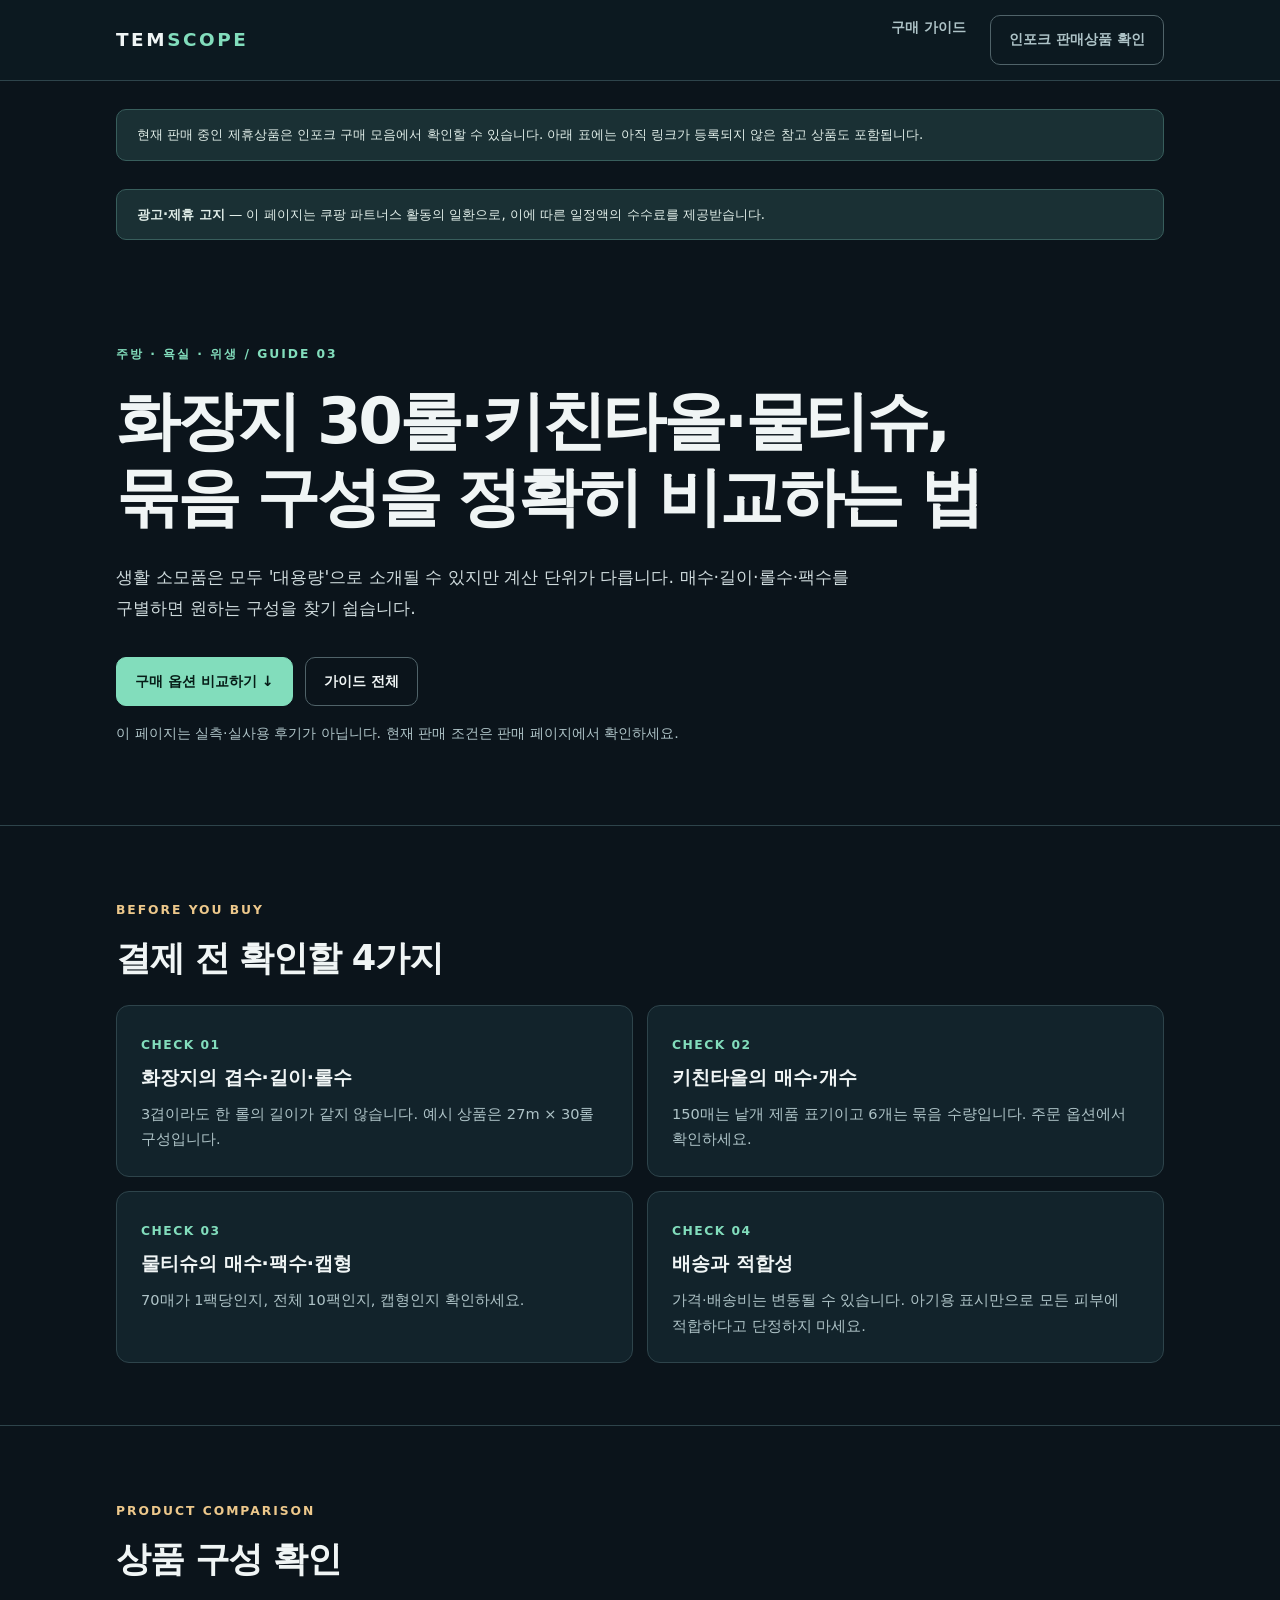
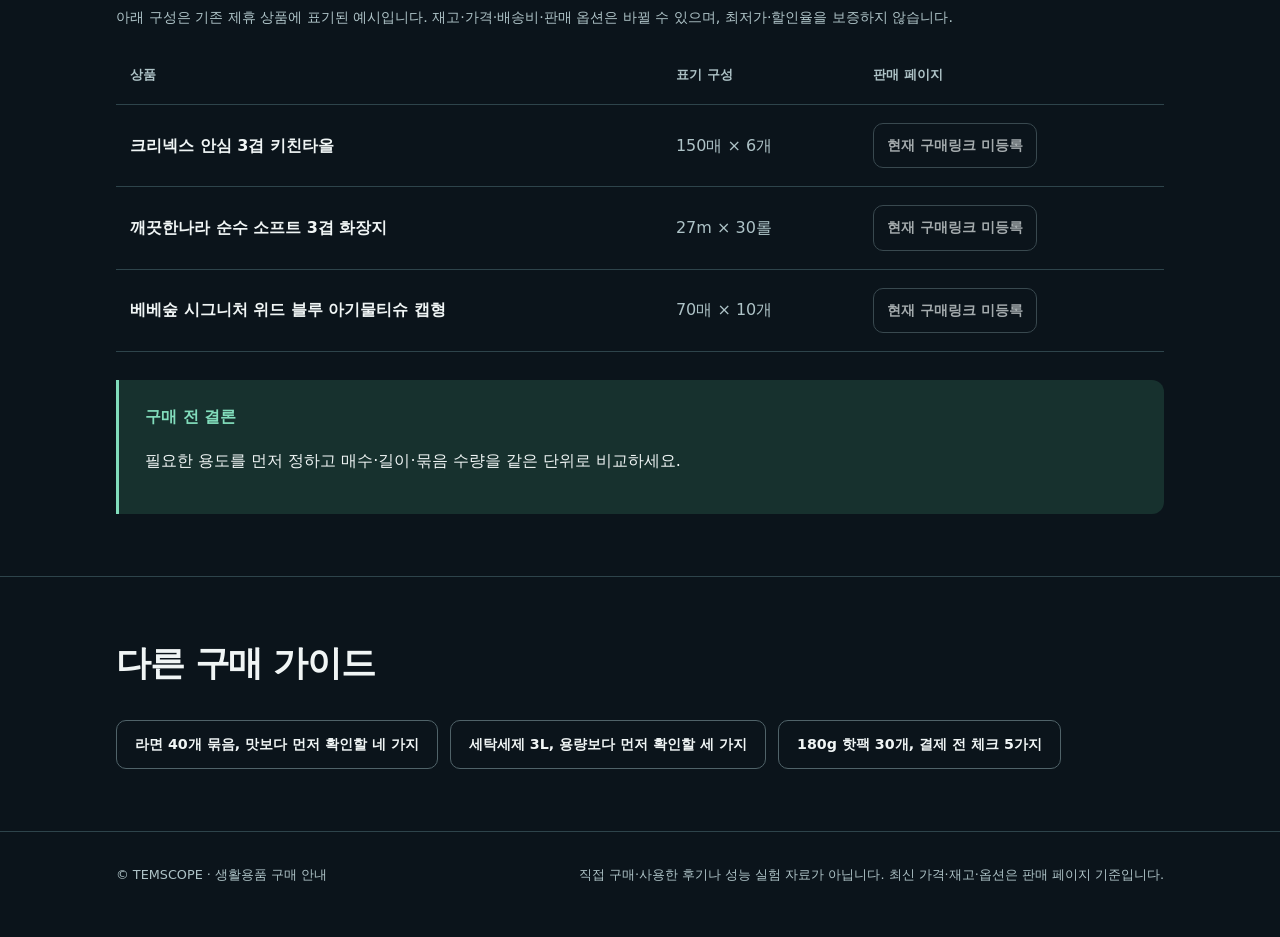
<file: tissue-bundle-guide.html>
<!doctype html><html lang="ko"><head><meta charset="utf-8"><meta name="viewport" content="width=device-width, initial-scale=1"><meta name="theme-color" content="#0b141b"><meta name="robots" content="index,follow"><title>화장지 30롤·키친타올·물티슈, 묶음 구성을 정확히 비교하는 법 | TEMSCOPE</title><meta name="description" content="화장지 3겹 27m·키친타올 150매·캡형 물티슈 70매 등 생활소모품 대량 구매 시 수량 단위를 확인하는 가이드."><link rel="stylesheet" href="styles.css"></head><body><a class="skip" href="#content">본문 바로가기</a><header class="top"><div class="wrap head"><a class="logo" href="index.html">TEM<em>SCOPE</em></a><nav><a href="index.html">구매 가이드</a><a class="btn" href="https://link.inpock.co.kr/temscope" rel="nofollow sponsored noopener" target="_blank">인포크 판매상품 확인</a></nav></div></header><main id="content"><div class="wrap"><p class="legal">현재 판매 중인 제휴상품은 인포크 구매 모음에서 확인할 수 있습니다. 아래 표에는 아직 링크가 등록되지 않은 참고 상품도 포함됩니다.</p></div><div class="wrap"><p class="legal"><strong>광고·제휴 고지</strong> — 이 페이지는 쿠팡 파트너스 활동의 일환으로, 이에 따른 일정액의 수수료를 제공받습니다.</p><section class="hero"><p class="label">주방 · 욕실 · 위생 / GUIDE 03</p><h1>화장지 30롤·키친타올·물티슈, 묶음 구성을 정확히 비교하는 법</h1><p class="intro">생활 소모품은 모두 '대용량'으로 소개될 수 있지만 계산 단위가 다릅니다. 매수·길이·롤수·팩수를 구별하면 원하는 구성을 찾기 쉽습니다.</p><div class="actions"><a class="btn primary" href="#products">구매 옵션 비교하기 ↓</a><a class="btn" href="index.html">가이드 전체</a></div><p class="info">이 페이지는 실측·실사용 후기가 아닙니다. 현재 판매 조건은 판매 페이지에서 확인하세요.</p></section></div><section class="block"><div class="wrap"><p class="label sep">BEFORE YOU BUY</p><h2>결제 전 확인할 4가지</h2><div class="grid"><div class="check"><b>CHECK 01</b><h3>화장지의 겹수·길이·롤수</h3><p>3겹이라도 한 롤의 길이가 같지 않습니다. 예시 상품은 27m × 30롤 구성입니다.</p></div><div class="check"><b>CHECK 02</b><h3>키친타올의 매수·개수</h3><p>150매는 낱개 제품 표기이고 6개는 묶음 수량입니다. 주문 옵션에서 확인하세요.</p></div><div class="check"><b>CHECK 03</b><h3>물티슈의 매수·팩수·캡형</h3><p>70매가 1팩당인지, 전체 10팩인지, 캡형인지 확인하세요.</p></div><div class="check"><b>CHECK 04</b><h3>배송과 적합성</h3><p>가격·배송비는 변동될 수 있습니다. 아기용 표시만으로 모든 피부에 적합하다고 단정하지 마세요.</p></div></div></div></section><section class="block" id="products"><div class="wrap"><p class="label sep">PRODUCT COMPARISON</p><h2>상품 구성 확인</h2><p class="info">아래 구성은 기존 제휴 상품에 표기된 예시입니다. 재고·가격·배송비·판매 옵션은 바뀔 수 있으며, 최저가·할인율을 보증하지 않습니다.</p><table><thead><tr><th>상품</th><th>표기 구성</th><th>판매 페이지</th></tr></thead><tbody><tr><td>크리넥스 안심 3겹 키친타올</td><td>150매 × 6개</td><td><span class="btn disabled" aria-label="현재 이 옵션의 개별 구매 링크는 등록되지 않았습니다.">현재 구매링크 미등록</span></td></tr><tr><td>깨끗한나라 순수 소프트 3겹 화장지</td><td>27m × 30롤</td><td><span class="btn disabled" aria-label="현재 이 옵션의 개별 구매 링크는 등록되지 않았습니다.">현재 구매링크 미등록</span></td></tr><tr><td>베베숲 시그니처 위드 블루 아기물티슈 캡형</td><td>70매 × 10개</td><td><span class="btn disabled" aria-label="현재 이 옵션의 개별 구매 링크는 등록되지 않았습니다.">현재 구매링크 미등록</span></td></tr></tbody></table><div class="note"><strong>구매 전 결론</strong><p>필요한 용도를 먼저 정하고 매수·길이·묶음 수량을 같은 단위로 비교하세요.</p></div></div></section><section class="block"><div class="wrap"><h2>다른 구매 가이드</h2><div class="actions"><a class="btn" href="ramen-40-guide.html">라면 40개 묶음, 맛보다 먼저 확인할 네 가지</a><a class="btn" href="detergent-3l-guide.html">세탁세제 3L, 용량보다 먼저 확인할 세 가지</a><a class="btn" href="handwarmer-180g-30-guide.html">180g 핫팩 30개, 결제 전 체크 5가지</a></div></div></section></main><footer class="foot"><div class="wrap footrow"><span>© TEMSCOPE · 생활용품 구매 안내</span><span>직접 구매·사용한 후기나 성능 실험 자료가 아닙니다. 최신 가격·재고·옵션은 판매 페이지 기준입니다.</span></div></footer></body></html>
</file>
<file: styles.css>
:root{--bg:#0b141b;--card:#12232b;--border:#2e444b;--text:#f0f5f5;--muted:#aec3c7;--mint:#82ddbc;--gold:#edc88b}
*{box-sizing:border-box}html{scroll-behavior:smooth}body{margin:0;background:var(--bg);color:var(--text);font:16px/1.77 system-ui,-apple-system,"Malgun Gothic",sans-serif;word-break:keep-all}a{text-decoration:none;color:inherit}a:focus-visible{outline:3px solid var(--mint);outline-offset:3px}
.wrap{max-width:1100px;margin:0 auto;padding:0 26px}.top{border-bottom:1px solid var(--border);background:#0c1920}.head{min-height:80px;display:flex;gap:20px;justify-content:space-between;align-items:center}.logo{font-size:1.15rem;font-weight:900;letter-spacing:.14em}.logo em{font-style:normal;color:var(--mint)}nav{display:flex;gap:24px;color:var(--muted);font-size:.85rem;font-weight:700}.label{font-size:.77rem;letter-spacing:.16em;font-weight:750;color:var(--mint)}.hero{padding:78px 0 65px}h1{font-size:clamp(2.3rem,5vw,4.7rem);line-height:1.18;letter-spacing:-.052em;max-width:900px;margin:19px 0 27px}h2{font-size:clamp(1.5rem,3vw,2.2rem);line-height:1.35;letter-spacing:-.035em;margin:0 0 23px}h3{font-size:1.18rem;line-height:1.4;margin:6px 0 10px}.intro{max-width:760px;color:#cfdbdd;font-size:1.09rem}.legal{font-size:.83rem;background:#1a3034;border:1px solid #385e5c;border-radius:10px;margin-top:28px;padding:13px 20px;color:#e1eee9}.actions{display:flex;gap:12px;flex-wrap:wrap;margin-top:33px}.btn{border:1px solid #506369;display:inline-block;padding:11px 18px;border-radius:10px;font-size:.89rem;font-weight:740;transition:all .1s}.btn:hover{background:#26454a}.btn.primary{background:var(--mint);border-color:var(--mint);color:#061c17}.btn.primary:hover{background:#b6eedc}.block{border-top:1px solid var(--border);padding:62px 0}.cards{display:grid;grid-template-columns:repeat(3,minmax(0,1fr));gap:16px}.tile{border:1px solid var(--border);background:linear-gradient(150deg,#19323a,#102028);padding:28px;border-radius:16px;min-height:250px}.tile small{display:block;color:var(--mint);font-weight:780;letter-spacing:.1em}.tile h3{font-size:1.4rem;margin:32px 0 10px}.tile p{color:var(--muted);font-size:.9rem}.tile a{color:var(--mint);font-weight:760}.grid{display:grid;grid-template-columns:repeat(2,minmax(0,1fr));gap:14px}.check{padding:24px;border:1px solid var(--border);background:var(--card);border-radius:13px}.check b{font-size:.77rem;color:var(--mint);letter-spacing:.12em}.check p{margin:6px 0 0;color:var(--muted);font-size:.91rem}table{width:100%;border-collapse:collapse}thead{color:var(--muted);font-size:.83rem}td,th{border-bottom:1px solid var(--border);padding:18px 14px;text-align:left}td:first-child{font-weight:720}td:nth-child(2){color:var(--muted)}td .btn{white-space:nowrap;padding:9px 13px}.note{padding:23px 26px;background:#17312e;border-left:3px solid var(--mint);border-radius:0 12px 12px 0;margin-top:28px}.note strong{color:var(--mint)}.info{font-size:.89rem;color:var(--muted)}.foot{border-top:1px solid var(--border);padding:32px 0 50px;color:var(--muted);font-size:.8rem}.footrow{display:flex;justify-content:space-between;gap:20px;flex-wrap:wrap}.skip{position:absolute;left:-9999px}.skip:focus{left:15px;top:15px;background:var(--mint);color:#000;padding:12px}.sep{color:var(--gold)}@media(max-width:730px){.wrap{padding:0 18px}.head{min-height:68px}.logo{font-size:.94rem}nav{gap:12px;font-size:.75rem}.hero{padding:54px 0 44px}.block{padding:39px 0}.cards,.grid{grid-template-columns:1fr}.tile{min-height:0}.tile h3{margin:16px 0}.actions{display:grid}.actions .btn{display:block;text-align:center}table,tbody,tr,td{display:block}thead{display:none}tr{padding:16px;margin:0 0 12px;border:1px solid var(--border);border-radius:11px}td{padding:5px;border:0}td:last-child{padding-top:13px}}
.disabled{opacity:.67;cursor:not-allowed;pointer-events:none}.disabled:hover{background:transparent;color:#aec3c7}
</file>
